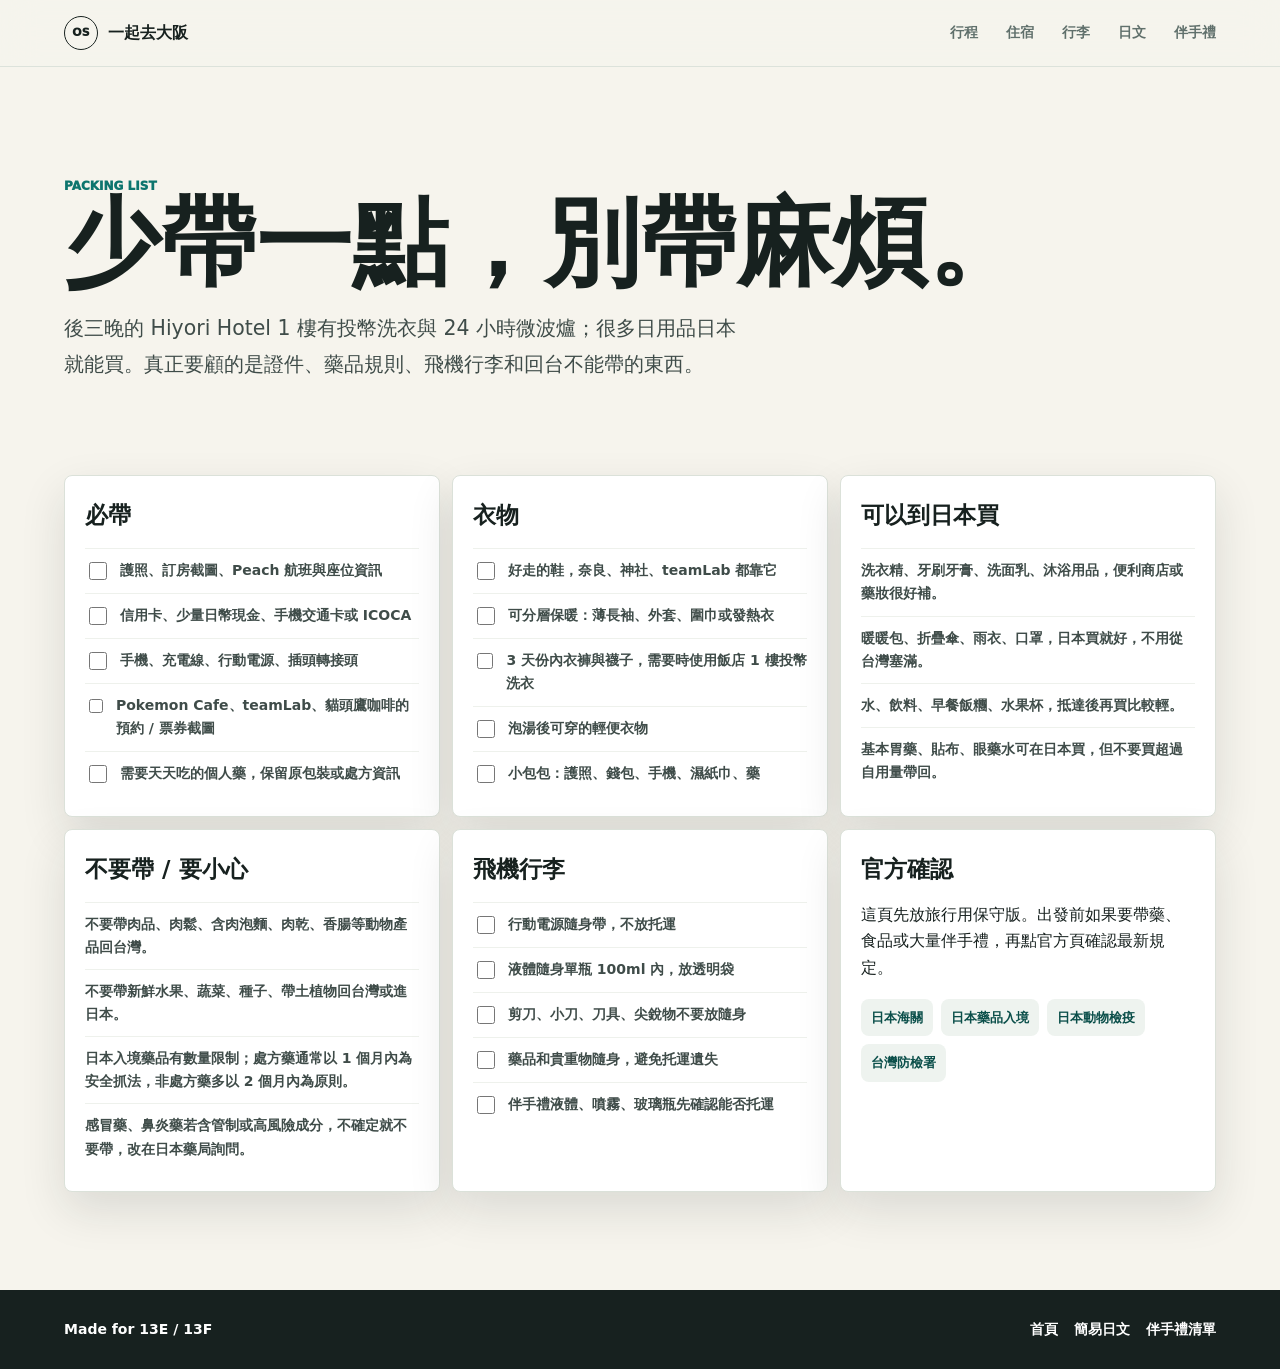
<file: checklist.html>
<!doctype html>
<html lang="zh-Hant">
  <head>
    <meta charset="UTF-8" />
    <meta name="viewport" content="width=device-width, initial-scale=1.0" />
    <meta name="description" content="2026 大阪五天四夜行李 checklist：必帶、可在日本買、不要帶、藥品與飛機行李注意。" />
    <title>一起去大阪 | 行李 Checklist</title>
    <link rel="icon" href="assets/favicon.svg" type="image/svg+xml" />
    <link rel="stylesheet" href="styles.css?v=20260629-kaiyukan-1" />
  </head>
  <body>
    <header class="site-header">
      <a class="brand" href="index.html#top" aria-label="回到首頁">
        <span class="brand-mark">OS</span>
        <span>一起去大阪</span>
      </a>
      <nav class="nav-links" aria-label="頁面區塊"></nav>
    </header>

    <main class="subpage">
      <section class="page-hero compact-hero">
        <p class="date-line">PACKING LIST</p>
        <h1>少帶一點，別帶麻煩。</h1>
        <p class="lead">後三晚的 Hiyori Hotel 1 樓有投幣洗衣與 24 小時微波爐；很多日用品日本就能買。真正要顧的是證件、藥品規則、飛機行李和回台不能帶的東西。</p>
      </section>

      <section class="section checklist-section">
        <div class="check-grid">
          <article>
            <h2>必帶</h2>
            <label><input type="checkbox" /> 護照、訂房截圖、Peach 航班與座位資訊</label>
            <label><input type="checkbox" /> 信用卡、少量日幣現金、手機交通卡或 ICOCA</label>
            <label><input type="checkbox" /> 手機、充電線、行動電源、插頭轉接頭</label>
            <label><input type="checkbox" /> Pokemon Cafe、teamLab、貓頭鷹咖啡的預約 / 票券截圖</label>
            <label><input type="checkbox" /> 需要天天吃的個人藥，保留原包裝或處方資訊</label>
          </article>

          <article>
            <h2>衣物</h2>
            <label><input type="checkbox" /> 好走的鞋，奈良、神社、teamLab 都靠它</label>
            <label><input type="checkbox" /> 可分層保暖：薄長袖、外套、圍巾或發熱衣</label>
            <label><input type="checkbox" /> 3 天份內衣褲與襪子，需要時使用飯店 1 樓投幣洗衣</label>
            <label><input type="checkbox" /> 泡湯後可穿的輕便衣物</label>
            <label><input type="checkbox" /> 小包包：護照、錢包、手機、濕紙巾、藥</label>
          </article>

          <article>
            <h2>可以到日本買</h2>
            <div class="note-row">洗衣精、牙刷牙膏、洗面乳、沐浴用品，便利商店或藥妝很好補。</div>
            <div class="note-row">暖暖包、折疊傘、雨衣、口罩，日本買就好，不用從台灣塞滿。</div>
            <div class="note-row">水、飲料、早餐飯糰、水果杯，抵達後再買比較輕。</div>
            <div class="note-row">基本胃藥、貼布、眼藥水可在日本買，但不要買超過自用量帶回。</div>
          </article>

          <article>
            <h2>不要帶 / 要小心</h2>
            <div class="note-row">不要帶肉品、肉鬆、含肉泡麵、肉乾、香腸等動物產品回台灣。</div>
            <div class="note-row">不要帶新鮮水果、蔬菜、種子、帶土植物回台灣或進日本。</div>
            <div class="note-row">日本入境藥品有數量限制；處方藥通常以 1 個月內為安全抓法，非處方藥多以 2 個月內為原則。</div>
            <div class="note-row">感冒藥、鼻炎藥若含管制或高風險成分，不確定就不要帶，改在日本藥局詢問。</div>
          </article>

          <article>
            <h2>飛機行李</h2>
            <label><input type="checkbox" /> 行動電源隨身帶，不放托運</label>
            <label><input type="checkbox" /> 液體隨身單瓶 100ml 內，放透明袋</label>
            <label><input type="checkbox" /> 剪刀、小刀、刀具、尖銳物不要放隨身</label>
            <label><input type="checkbox" /> 藥品和貴重物隨身，避免托運遺失</label>
            <label><input type="checkbox" /> 伴手禮液體、噴霧、玻璃瓶先確認能否托運</label>
          </article>

          <article>
            <h2>官方確認</h2>
            <p>這頁先放旅行用保守版。出發前如果要帶藥、食品或大量伴手禮，再點官方頁確認最新規定。</p>
            <div class="source-links">
              <a href="https://www.customs.go.jp/english/summary/passenger.htm" target="_blank" rel="noreferrer">日本海關</a>
              <a href="https://www.mhlw.go.jp/english/policy/health-medical/pharmaceuticals/01.html" target="_blank" rel="noreferrer">日本藥品入境</a>
              <a href="https://www.maff.go.jp/aqs/english/product/import.html" target="_blank" rel="noreferrer">日本動物檢疫</a>
              <a href="https://www.aphia.gov.tw/ws.php?id=4502" target="_blank" rel="noreferrer">台灣防檢署</a>
            </div>
          </article>
        </div>
      </section>
    </main>

    <footer class="site-footer">
      <span>Made for 13E / 13F</span>
      <div class="footer-links">
        <a href="index.html">首頁</a>
        <a href="japanese.html">簡易日文</a>
        <a href="souvenirs.html">伴手禮清單</a>
      </div>
    </footer>

    <script src="script.js?v=20260629-kaiyukan-1"></script>
  </body>
</html>
</file>
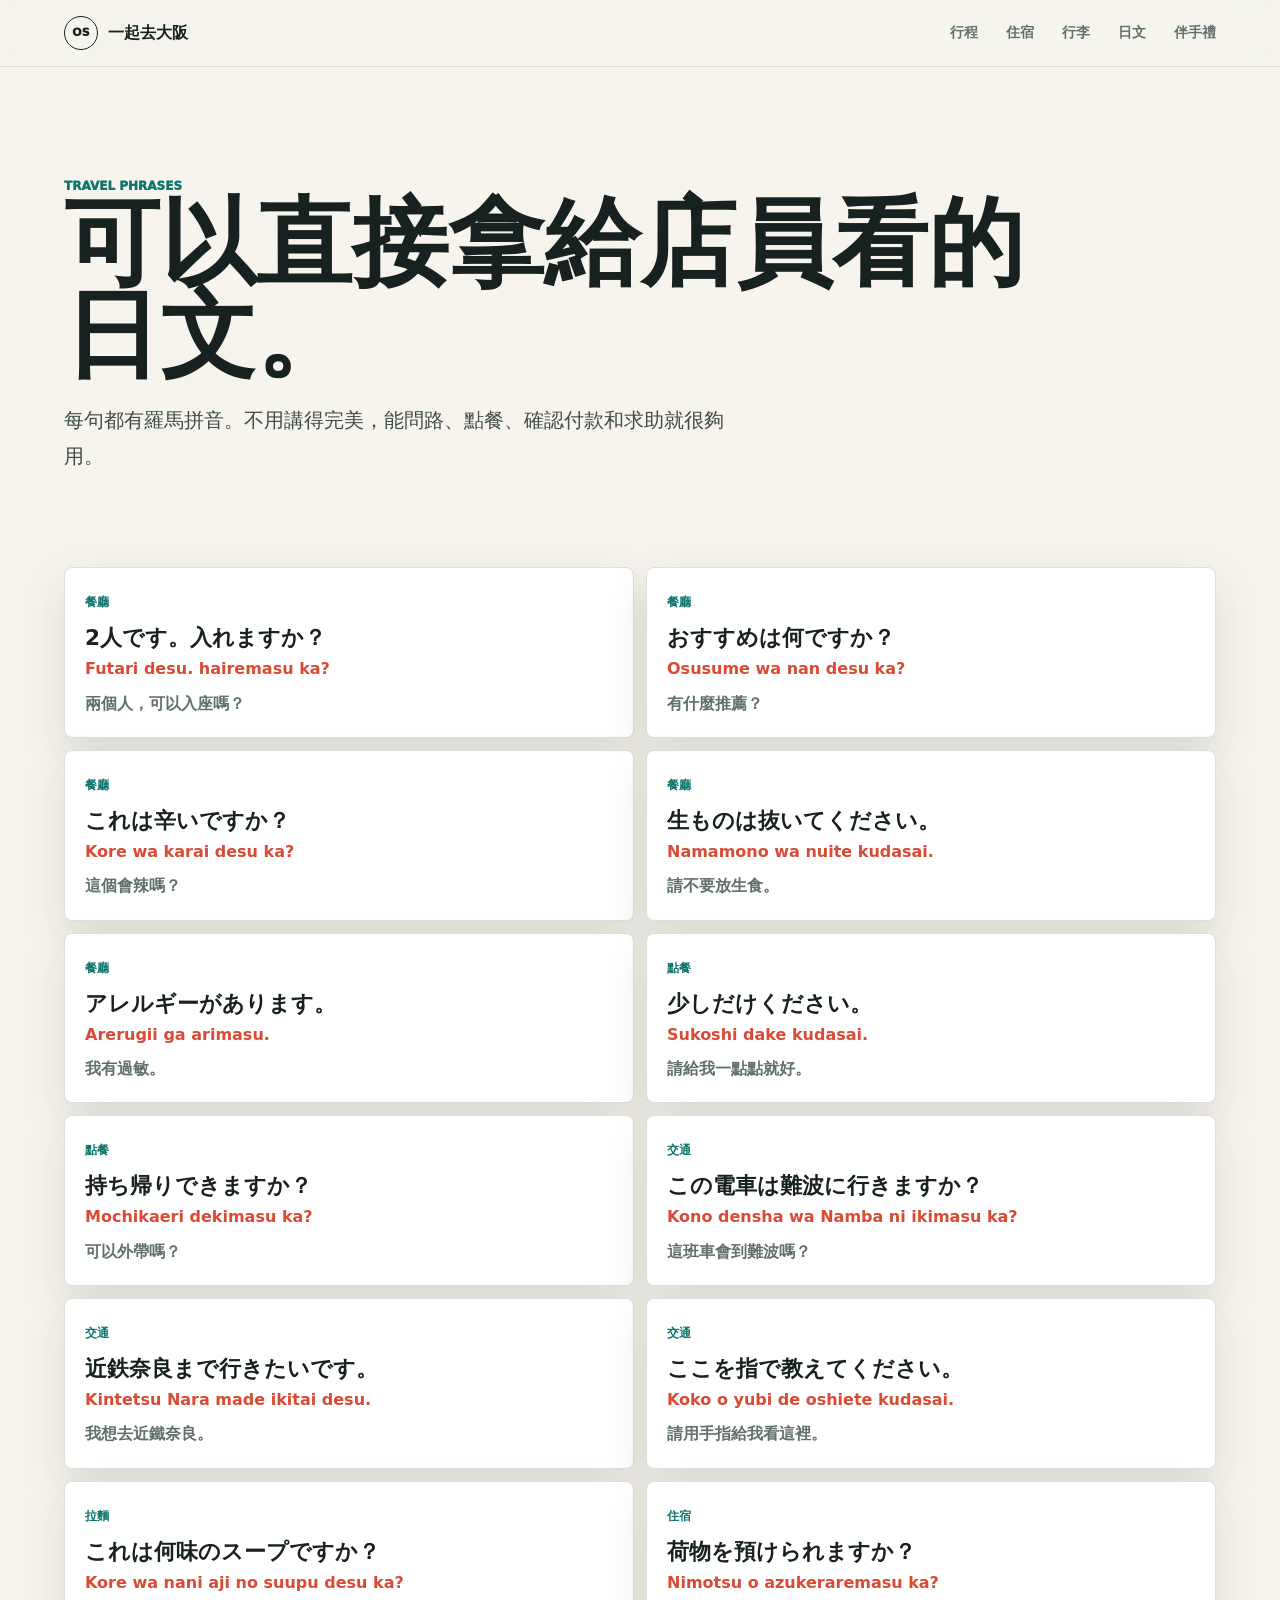
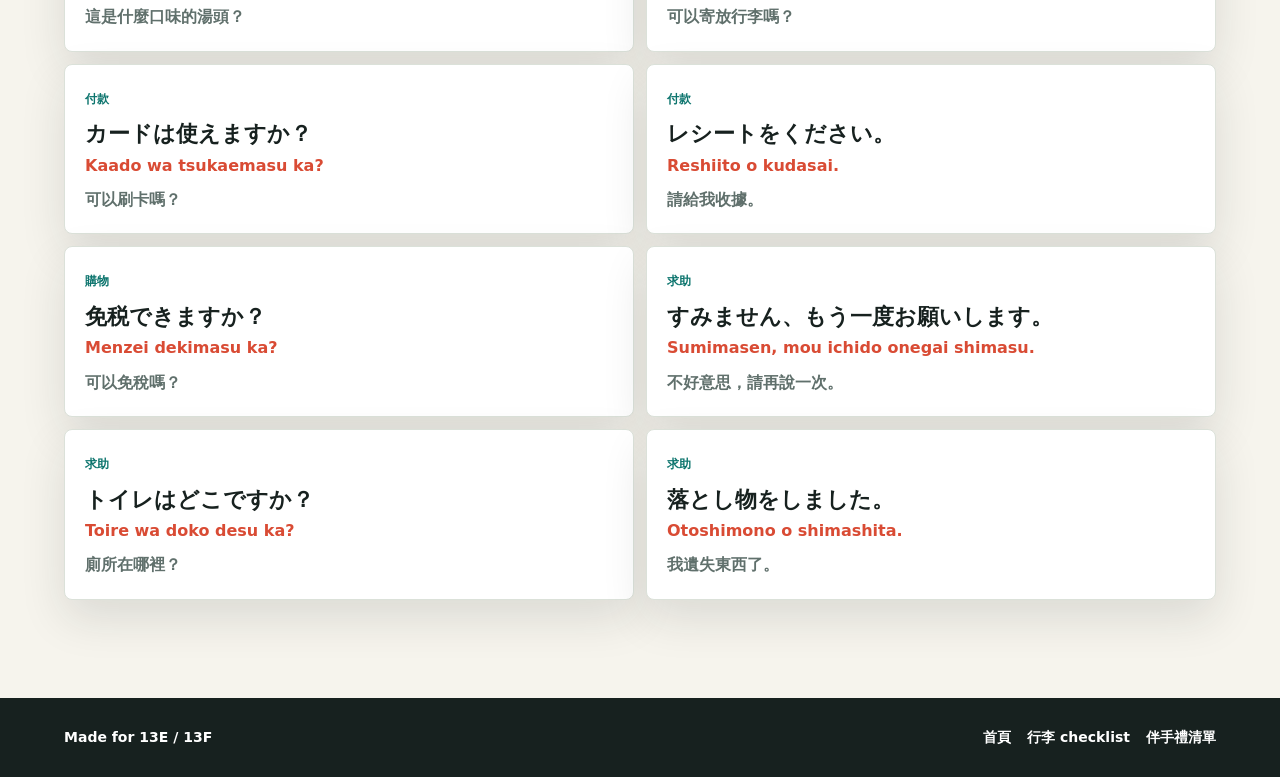
<file: japanese.html>
<!doctype html>
<html lang="zh-Hant">
  <head>
    <meta charset="UTF-8" />
    <meta name="viewport" content="width=device-width, initial-scale=1.0" />
    <meta name="description" content="大阪旅行簡易日文：交通、拉麵店、餐廳、住宿、購物與求助，附羅馬拼音。" />
    <title>一起去大阪 | 簡易日文</title>
    <link rel="icon" href="assets/favicon.svg" type="image/svg+xml" />
    <link rel="stylesheet" href="styles.css?v=20260629-kaiyukan-1" />
  </head>
  <body>
    <header class="site-header">
      <a class="brand" href="index.html#top" aria-label="回到首頁">
        <span class="brand-mark">OS</span>
        <span>一起去大阪</span>
      </a>
      <nav class="nav-links" aria-label="頁面區塊"></nav>
    </header>

    <main class="subpage">
      <section class="page-hero compact-hero">
        <p class="date-line">TRAVEL PHRASES</p>
        <h1>可以直接拿給店員看的日文。</h1>
        <p class="lead">每句都有羅馬拼音。不用講得完美，能問路、點餐、確認付款和求助就很夠用。</p>
      </section>

      <section class="section phrase-section">
        <div class="phrase-table">
          <article><span>餐廳</span><strong>2人です。入れますか？</strong><em>Futari desu. hairemasu ka?</em><p>兩個人，可以入座嗎？</p></article>
          <article><span>餐廳</span><strong>おすすめは何ですか？</strong><em>Osusume wa nan desu ka?</em><p>有什麼推薦？</p></article>
          <article><span>餐廳</span><strong>これは辛いですか？</strong><em>Kore wa karai desu ka?</em><p>這個會辣嗎？</p></article>
          <article><span>餐廳</span><strong>生ものは抜いてください。</strong><em>Namamono wa nuite kudasai.</em><p>請不要放生食。</p></article>
          <article><span>餐廳</span><strong>アレルギーがあります。</strong><em>Arerugii ga arimasu.</em><p>我有過敏。</p></article>
          <article><span>點餐</span><strong>少しだけください。</strong><em>Sukoshi dake kudasai.</em><p>請給我一點點就好。</p></article>
          <article><span>點餐</span><strong>持ち帰りできますか？</strong><em>Mochikaeri dekimasu ka?</em><p>可以外帶嗎？</p></article>
          <article><span>交通</span><strong>この電車は難波に行きますか？</strong><em>Kono densha wa Namba ni ikimasu ka?</em><p>這班車會到難波嗎？</p></article>
          <article><span>交通</span><strong>近鉄奈良まで行きたいです。</strong><em>Kintetsu Nara made ikitai desu.</em><p>我想去近鐵奈良。</p></article>
          <article><span>交通</span><strong>ここを指で教えてください。</strong><em>Koko o yubi de oshiete kudasai.</em><p>請用手指給我看這裡。</p></article>
          <article><span>拉麵</span><strong>これは何味のスープですか？</strong><em>Kore wa nani aji no suupu desu ka?</em><p>這是什麼口味的湯頭？</p></article>
          <article><span>住宿</span><strong>荷物を預けられますか？</strong><em>Nimotsu o azukeraremasu ka?</em><p>可以寄放行李嗎？</p></article>
          <article><span>付款</span><strong>カードは使えますか？</strong><em>Kaado wa tsukaemasu ka?</em><p>可以刷卡嗎？</p></article>
          <article><span>付款</span><strong>レシートをください。</strong><em>Reshiito o kudasai.</em><p>請給我收據。</p></article>
          <article><span>購物</span><strong>免税できますか？</strong><em>Menzei dekimasu ka?</em><p>可以免稅嗎？</p></article>
          <article><span>求助</span><strong>すみません、もう一度お願いします。</strong><em>Sumimasen, mou ichido onegai shimasu.</em><p>不好意思，請再說一次。</p></article>
          <article><span>求助</span><strong>トイレはどこですか？</strong><em>Toire wa doko desu ka?</em><p>廁所在哪裡？</p></article>
          <article><span>求助</span><strong>落とし物をしました。</strong><em>Otoshimono o shimashita.</em><p>我遺失東西了。</p></article>
        </div>
      </section>
    </main>

    <footer class="site-footer">
      <span>Made for 13E / 13F</span>
      <div class="footer-links">
        <a href="index.html">首頁</a>
        <a href="checklist.html">行李 checklist</a>
        <a href="souvenirs.html">伴手禮清單</a>
      </div>
    </footer>

    <script src="script.js?v=20260629-kaiyukan-1"></script>
  </body>
</html>
</file>
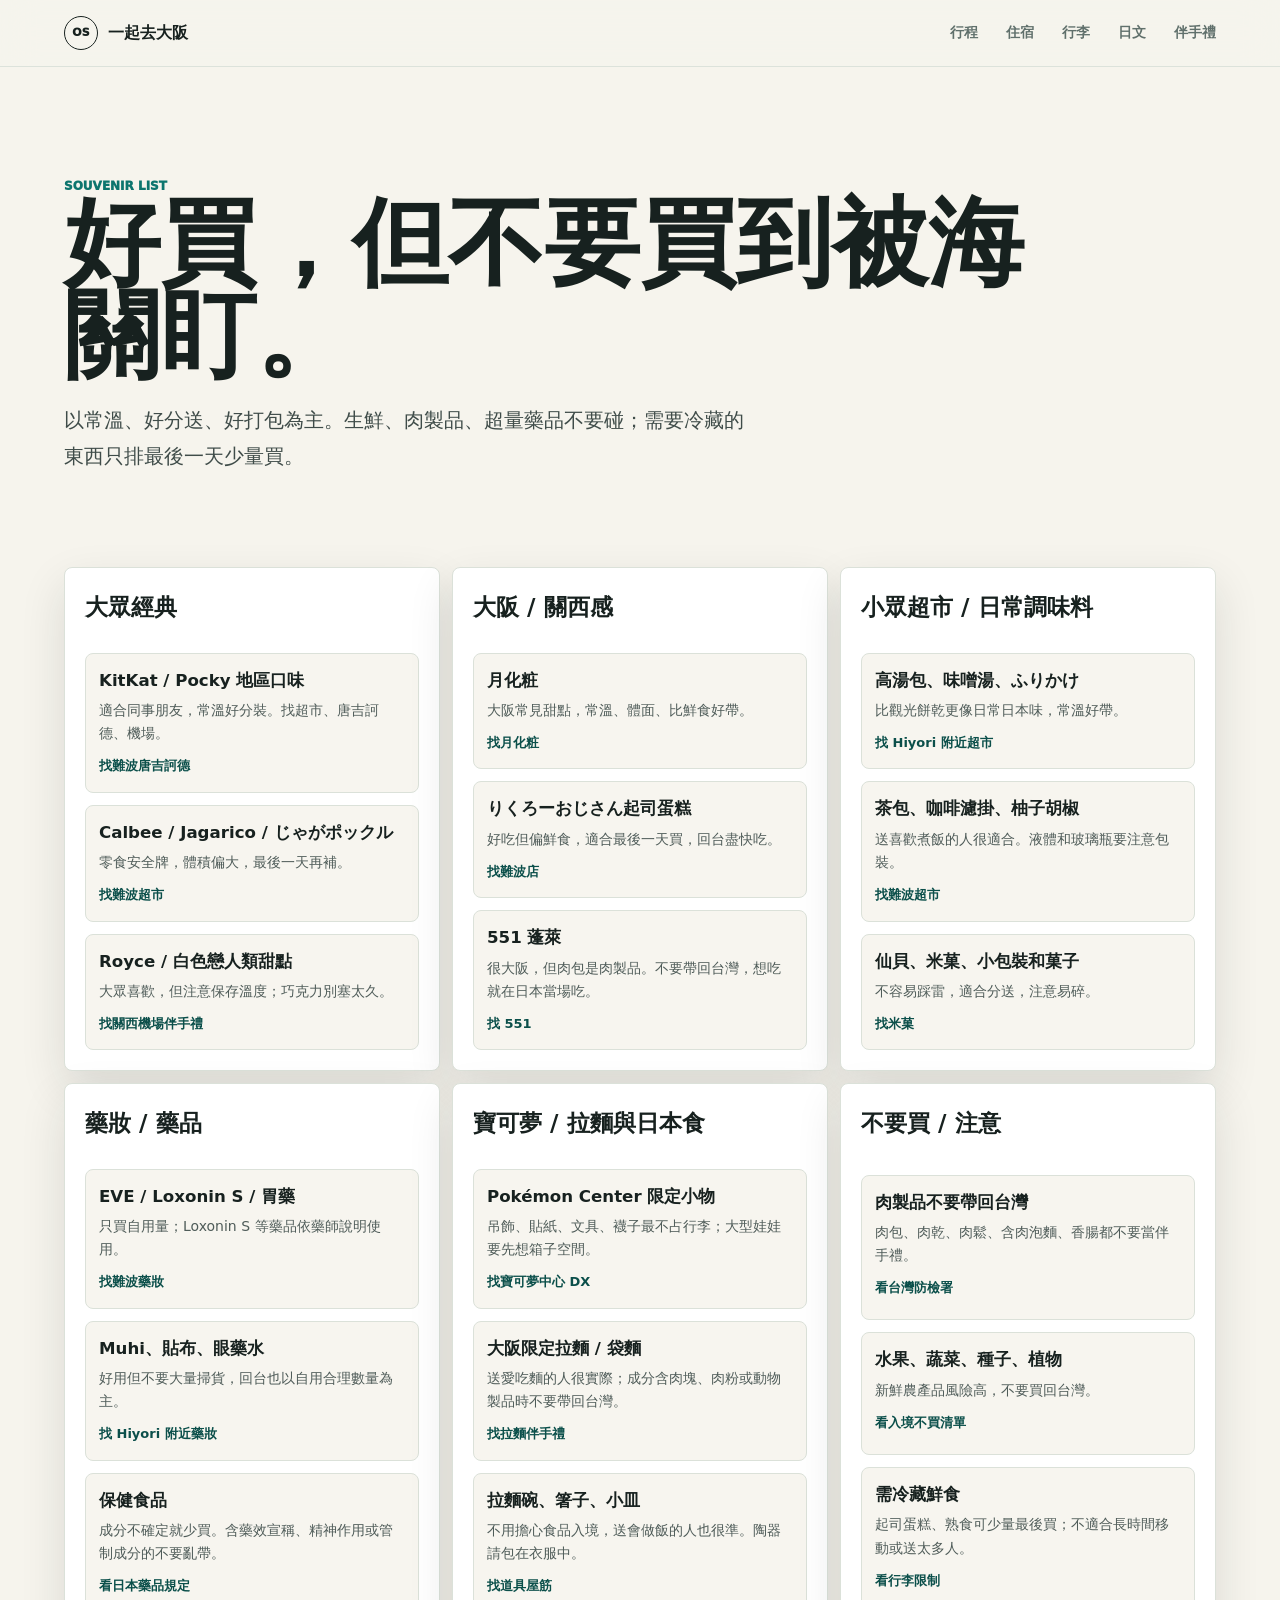
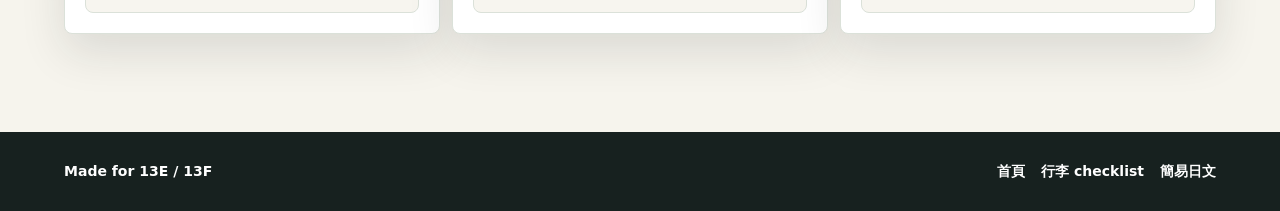
<file: souvenirs.html>
<!doctype html>
<html lang="zh-Hant">
  <head>
    <meta charset="UTF-8" />
    <meta name="viewport" content="width=device-width, initial-scale=1.0" />
    <meta name="description" content="大阪伴手禮清單：大眾經典、關西限定、超市食材、藥妝藥品、寶可夢與拉麵小物、入境注意。" />
    <title>一起去大阪 | 伴手禮清單</title>
    <link rel="icon" href="assets/favicon.svg" type="image/svg+xml" />
    <link rel="stylesheet" href="styles.css?v=20260629-kaiyukan-1" />
  </head>
  <body>
    <header class="site-header">
      <a class="brand" href="index.html#top" aria-label="回到首頁">
        <span class="brand-mark">OS</span>
        <span>一起去大阪</span>
      </a>
      <nav class="nav-links" aria-label="頁面區塊"></nav>
    </header>

    <main class="subpage">
      <section class="page-hero compact-hero">
        <p class="date-line">SOUVENIR LIST</p>
        <h1>好買，但不要買到被海關盯。</h1>
        <p class="lead">以常溫、好分送、好打包為主。生鮮、肉製品、超量藥品不要碰；需要冷藏的東西只排最後一天少量買。</p>
      </section>

      <section class="section souvenir-section">
        <div class="souvenir-grid">
          <article class="souvenir-card">
            <h2>大眾經典</h2>
            <div class="souvenir-item"><strong>KitKat / Pocky 地區口味</strong><p>適合同事朋友，常溫好分裝。找超市、唐吉訶德、機場。</p><a href="https://www.google.com/maps/search/?api=1&query=Don%20Quijote%20Namba%20Osaka" target="_blank" rel="noreferrer">找難波唐吉訶德</a></div>
            <div class="souvenir-item"><strong>Calbee / Jagarico / じゃがポックル</strong><p>零食安全牌，體積偏大，最後一天再補。</p><a href="https://www.google.com/maps/search/?api=1&query=supermarket%20near%20Namba%20Osaka" target="_blank" rel="noreferrer">找難波超市</a></div>
            <div class="souvenir-item"><strong>Royce / 白色戀人類甜點</strong><p>大眾喜歡，但注意保存溫度；巧克力別塞太久。</p><a href="https://www.google.com/maps/search/?api=1&query=Kansai%20Airport%20souvenir%20shop" target="_blank" rel="noreferrer">找關西機場伴手禮</a></div>
          </article>

          <article class="souvenir-card">
            <h2>大阪 / 關西感</h2>
            <div class="souvenir-item"><strong>月化粧</strong><p>大阪常見甜點，常溫、體面、比鮮食好帶。</p><a href="https://www.google.com/maps/search/?api=1&query=Tsukigesho%20Osaka%20souvenir" target="_blank" rel="noreferrer">找月化粧</a></div>
            <div class="souvenir-item"><strong>りくろーおじさん起司蛋糕</strong><p>好吃但偏鮮食，適合最後一天買，回台盡快吃。</p><a href="https://www.google.com/maps/search/?api=1&query=Rikuro%20Ojisan%20Namba" target="_blank" rel="noreferrer">找難波店</a></div>
            <div class="souvenir-item"><strong>551 蓬萊</strong><p>很大阪，但肉包是肉製品。不要帶回台灣，想吃就在日本當場吃。</p><a href="https://www.google.com/maps/search/?api=1&query=551%20Horai%20Namba" target="_blank" rel="noreferrer">找 551</a></div>
          </article>

          <article class="souvenir-card">
            <h2>小眾超市 / 日常調味料</h2>
            <div class="souvenir-item"><strong>高湯包、味噌湯、ふりかけ</strong><p>比觀光餅乾更像日常日本味，常溫好帶。</p><a href="https://www.google.com/maps/search/?api=1&query=supermarket%20near%20Hiyori%20Hotel%20Osaka%20Shinsekai" target="_blank" rel="noreferrer">找 Hiyori 附近超市</a></div>
            <div class="souvenir-item"><strong>茶包、咖啡濾掛、柚子胡椒</strong><p>送喜歡煮飯的人很適合。液體和玻璃瓶要注意包裝。</p><a href="https://www.google.com/maps/search/?api=1&query=supermarket%20near%20Namba%20Station%20Osaka" target="_blank" rel="noreferrer">找難波超市</a></div>
            <div class="souvenir-item"><strong>仙貝、米菓、小包裝和菓子</strong><p>不容易踩雷，適合分送，注意易碎。</p><a href="https://www.google.com/maps/search/?api=1&query=senbei%20Namba%20Osaka" target="_blank" rel="noreferrer">找米菓</a></div>
          </article>

          <article class="souvenir-card">
            <h2>藥妝 / 藥品</h2>
            <div class="souvenir-item"><strong>EVE / Loxonin S / 胃藥</strong><p>只買自用量；Loxonin S 等藥品依藥師說明使用。</p><a href="https://www.google.com/maps/search/?api=1&query=drugstore%20near%20Namba%20Station%20Osaka" target="_blank" rel="noreferrer">找難波藥妝</a></div>
            <div class="souvenir-item"><strong>Muhi、貼布、眼藥水</strong><p>好用但不要大量掃貨，回台也以自用合理數量為主。</p><a href="https://www.google.com/maps/search/?api=1&query=drugstore%20near%20Hiyori%20Hotel%20Osaka%20Shinsekai" target="_blank" rel="noreferrer">找 Hiyori 附近藥妝</a></div>
            <div class="souvenir-item"><strong>保健食品</strong><p>成分不確定就少買。含藥效宣稱、精神作用或管制成分的不要亂帶。</p><a href="https://www.mhlw.go.jp/english/policy/health-medical/pharmaceuticals/01.html" target="_blank" rel="noreferrer">看日本藥品規定</a></div>
          </article>

          <article class="souvenir-card">
            <h2>寶可夢 / 拉麵與日本食</h2>
            <div class="souvenir-item"><strong>Pokémon Center 限定小物</strong><p>吊飾、貼紙、文具、襪子最不占行李；大型娃娃要先想箱子空間。</p><a href="https://www.google.com/maps/search/?api=1&query=Pokemon%20Center%20Osaka%20DX" target="_blank" rel="noreferrer">找寶可夢中心 DX</a></div>
            <div class="souvenir-item"><strong>大阪限定拉麵 / 袋麵</strong><p>送愛吃麵的人很實際；成分含肉塊、肉粉或動物製品時不要帶回台灣。</p><a href="https://www.google.com/maps/search/?api=1&query=Osaka%20ramen%20souvenir%20Namba" target="_blank" rel="noreferrer">找拉麵伴手禮</a></div>
            <div class="souvenir-item"><strong>拉麵碗、箸子、小皿</strong><p>不用擔心食品入境，送會做飯的人也很準。陶器請包在衣服中。</p><a href="https://www.google.com/maps/search/?api=1&query=Sennichimae%20Doguyasuji%20Shopping%20Street" target="_blank" rel="noreferrer">找道具屋筋</a></div>
          </article>

          <article class="souvenir-card">
            <h2>不要買 / 注意</h2>
            <div class="souvenir-item"><strong>肉製品不要帶回台灣</strong><p>肉包、肉乾、肉鬆、含肉泡麵、香腸都不要當伴手禮。</p><a href="https://www.aphia.gov.tw/ws.php?id=4502" target="_blank" rel="noreferrer">看台灣防檢署</a></div>
            <div class="souvenir-item"><strong>水果、蔬菜、種子、植物</strong><p>新鮮農產品風險高，不要買回台灣。</p><a href="https://www.aphia.gov.tw/ws.php?id=4502" target="_blank" rel="noreferrer">看入境不買清單</a></div>
            <div class="souvenir-item"><strong>需冷藏鮮食</strong><p>起司蛋糕、熟食可少量最後買；不適合長時間移動或送太多人。</p><a href="checklist.html">看行李限制</a></div>
          </article>
        </div>
      </section>
    </main>

    <footer class="site-footer">
      <span>Made for 13E / 13F</span>
      <div class="footer-links">
        <a href="index.html">首頁</a>
        <a href="checklist.html">行李 checklist</a>
        <a href="japanese.html">簡易日文</a>
      </div>
    </footer>

    <script src="script.js?v=20260629-kaiyukan-1"></script>
  </body>
</html>
</file>
<file: styles.css>
:root {
  --bg: #f6f4ed;
  --ink: #17211f;
  --muted: #60706c;
  --line: #dbe1d9;
  --surface: #ffffff;
  --soft: #eef3ef;
  --teal: #0d756e;
  --teal-dark: #0b4f4a;
  --red: #d94b34;
  --gold: #d59a27;
  --shadow: 0 18px 46px rgba(23, 33, 31, 0.12);
  --radius: 8px;
}

* {
  box-sizing: border-box;
}

html {
  scroll-behavior: smooth;
}

body {
  margin: 0;
  background: var(--bg);
  color: var(--ink);
  font-family: Inter, "Noto Sans TC", "PingFang TC", "Microsoft JhengHei", system-ui, sans-serif;
  line-height: 1.65;
  overflow-x: hidden;
}

img {
  display: block;
  max-width: 100%;
}

a {
  color: inherit;
}

button,
input {
  font: inherit;
}

.site-header {
  position: sticky;
  top: 0;
  z-index: 20;
  display: flex;
  align-items: center;
  justify-content: space-between;
  gap: 24px;
  padding: 16px clamp(18px, 5vw, 64px);
  background: rgba(246, 244, 237, 0.9);
  border-bottom: 1px solid rgba(219, 225, 217, 0.92);
  backdrop-filter: blur(18px);
}

.brand {
  display: inline-flex;
  align-items: center;
  gap: 10px;
  flex: 0 0 auto;
  font-weight: 950;
  text-decoration: none;
}

.brand-mark {
  display: grid;
  width: 34px;
  height: 34px;
  place-items: center;
  border: 1px solid var(--ink);
  border-radius: 50%;
  font-size: 11px;
}

.nav-links {
  display: flex;
  flex-wrap: wrap;
  gap: clamp(12px, 2.4vw, 28px);
  justify-content: flex-end;
  color: var(--muted);
  font-size: 14px;
  font-weight: 850;
}

.nav-links a,
.footer-links a {
  text-decoration: none;
}

.hero {
  display: grid;
  grid-template-columns: minmax(280px, 0.8fr) minmax(320px, 0.85fr) minmax(250px, 0.48fr);
  gap: clamp(18px, 3vw, 38px);
  align-items: center;
  padding: clamp(34px, 6vw, 78px) clamp(18px, 5vw, 64px) 36px;
}

.hero-media {
  min-height: 520px;
  overflow: hidden;
  border-radius: var(--radius);
  box-shadow: var(--shadow);
}

.hero-media img,
.activity-hero img {
  width: 100%;
  height: 100%;
  object-fit: cover;
}

.date-line,
.panel-kicker,
.section-heading p,
#dayKicker {
  margin: 0;
  color: var(--teal);
  font-size: 12px;
  font-weight: 950;
  letter-spacing: 0;
}

h1,
h2,
h3,
p {
  margin-top: 0;
}

h1 {
  margin-bottom: 22px;
  font-size: clamp(3.6rem, 8.3vw, 6.8rem);
  font-weight: 950;
  line-height: 0.96;
}

.lead {
  max-width: 680px;
  color: #3f4c49;
  font-size: clamp(1.05rem, 1.8vw, 1.28rem);
  line-height: 1.75;
}

.hero-actions,
.card-actions {
  display: flex;
  flex-wrap: wrap;
  gap: 10px;
  margin-top: 26px;
}

.button {
  display: inline-flex;
  min-height: 46px;
  align-items: center;
  justify-content: center;
  padding: 0 18px;
  border: 1px solid var(--ink);
  border-radius: var(--radius);
  background: transparent;
  color: var(--ink);
  cursor: pointer;
  font-size: 14px;
  font-weight: 900;
  text-align: center;
  text-decoration: none;
}

.button.primary {
  background: var(--ink);
  color: #fff;
}

.button.ghost {
  background: rgba(255, 255, 255, 0.44);
}

.button.small {
  min-height: 38px;
  padding: 0 12px;
  font-size: 13px;
}

.button.full {
  width: 100%;
}

.flight-board {
  display: grid;
  gap: 12px;
}

.ticket,
.seat-note,
.day-overview,
.route-card,
.stay-card,
.detail-panel,
.check-grid article,
.phrase-table article,
.souvenir-card {
  background: var(--surface);
  border: 1px solid var(--line);
  border-radius: var(--radius);
  box-shadow: var(--shadow);
}

.ticket,
.seat-note {
  padding: 18px;
}

.ticket span,
.seat-note span {
  display: block;
  color: var(--muted);
  font-size: 12px;
  font-weight: 850;
}

.ticket strong,
.seat-note strong {
  display: block;
  margin-top: 8px;
  font-size: 26px;
  line-height: 1.05;
}

.ticket p {
  margin: 14px 0 0;
  color: var(--muted);
  font-size: 13px;
  font-weight: 750;
}

.photo-rail {
  display: grid;
  grid-template-columns: repeat(5, minmax(0, 1fr));
  gap: 12px;
  padding: 0 clamp(18px, 5vw, 64px) clamp(44px, 7vw, 80px);
}

.photo-rail article {
  position: relative;
  min-height: 190px;
  overflow: hidden;
  border-radius: var(--radius);
  background: #ddd;
}

.photo-rail img {
  width: 100%;
  height: 100%;
  min-height: 190px;
  object-fit: cover;
}

.photo-rail span {
  position: absolute;
  right: 12px;
  bottom: 12px;
  left: 12px;
  padding: 8px 10px;
  background: rgba(23, 33, 31, 0.78);
  border-radius: var(--radius);
  color: #fff;
  font-size: 13px;
  font-weight: 900;
}

.section {
  padding: clamp(56px, 8vw, 98px) clamp(18px, 5vw, 64px);
}

.section-heading {
  margin-bottom: 28px;
  min-width: 0;
}

.section-heading h2 {
  margin: 8px 0 0;
  max-width: 920px;
  font-size: clamp(2.35rem, 5vw, 4.1rem);
  line-height: 1.05;
  overflow-wrap: anywhere;
}

.planner-section {
  scroll-margin-top: 132px;
  background: #102724;
  color: #fff;
}

.planner-section .section-heading p {
  color: #f6b0a4;
}

.planner-shell {
  display: grid;
  gap: 14px;
  min-width: 0;
}

.planner-controls,
.day-overview > *,
.route-content,
.detail-panel {
  min-width: 0;
}

.day-tabs {
  display: flex;
  gap: 8px;
  overflow-x: auto;
  padding-bottom: 4px;
}

.day-tab {
  min-width: 82px;
  min-height: 42px;
  padding: 0 13px;
  border: 1px solid rgba(255, 255, 255, 0.22);
  border-radius: var(--radius);
  background: rgba(255, 255, 255, 0.08);
  color: #fff;
  cursor: pointer;
  font-size: 13px;
  font-weight: 900;
  white-space: nowrap;
}

.day-tab.is-active {
  background: #fff;
  border-color: #fff;
  color: var(--ink);
}

.day-overview {
  display: grid;
  grid-template-columns: 1fr auto;
  gap: 20px;
  align-items: end;
  padding: 22px;
  color: var(--ink);
}

.day-overview h3 {
  margin: 8px 0 10px;
  font-size: clamp(1.55rem, 3vw, 2.2rem);
  line-height: 1.15;
  overflow-wrap: anywhere;
}

.day-overview p {
  margin-bottom: 0;
  color: #4f5c59;
}

.day-meta {
  display: grid;
  gap: 8px;
  min-width: 260px;
  color: var(--teal-dark);
  font-size: 13px;
  font-weight: 850;
}

.route-list {
  display: grid;
  gap: 22px;
  min-width: 0;
}

.route-group {
  display: grid;
  gap: 12px;
  min-width: 0;
}

.route-group-topline {
  display: flex;
  flex-wrap: wrap;
  gap: 8px;
  align-items: center;
  justify-content: space-between;
  color: rgba(255, 255, 255, 0.72);
  font-size: 13px;
  font-weight: 850;
}

.route-group-topline strong {
  color: #fff;
  font-size: 12px;
  font-weight: 950;
}

.route-group-strip {
  display: flex;
  gap: 14px;
  width: 100%;
  min-width: 0;
  overflow-x: auto;
  overscroll-behavior-x: contain;
  padding: 2px 2px 16px;
  scroll-snap-type: x mandatory;
  scrollbar-color: rgba(255, 255, 255, 0.45) transparent;
}

.route-group-strip::after {
  content: "";
  flex: 0 0 6px;
}

.route-card {
  display: grid;
  grid-template-columns: 280px minmax(0, 1fr);
  flex: 0 0 clamp(520px, 62vw, 860px);
  overflow: hidden;
  color: var(--ink);
  scroll-snap-align: start;
}

.route-card.is-backup {
  background: #fbfaf6;
  border-style: dashed;
}

.route-image {
  position: relative;
  display: block;
  aspect-ratio: 4 / 5;
  min-height: 270px;
  background: #dbe1d9;
  text-decoration: none;
}

.route-image img {
  width: 100%;
  height: 100%;
  min-height: 270px;
  object-fit: cover;
}

.image-subject {
  position: absolute;
  right: 10px;
  bottom: 10px;
  left: 10px;
  padding: 7px 9px;
  background: rgba(23, 33, 31, 0.76);
  border-radius: var(--radius);
  color: #fff;
  font-size: 12px;
  font-weight: 900;
  line-height: 1.35;
}

.route-content {
  padding: clamp(18px, 3vw, 28px);
}

.slot-topline {
  display: flex;
  flex-wrap: wrap;
  gap: 8px;
  align-items: center;
  justify-content: space-between;
  margin-bottom: 10px;
}

.slot-time {
  color: var(--red);
  font-size: 13px;
  font-weight: 950;
}

.type-pill {
  padding: 5px 9px;
  background: var(--soft);
  border-radius: 999px;
  color: var(--teal-dark);
  font-size: 12px;
  font-weight: 900;
}

.route-title {
  display: block;
  margin: 10px 0 8px;
  font-size: clamp(1.55rem, 3.2vw, 2.7rem);
  font-weight: 950;
  line-height: 1.1;
  text-decoration: none;
}

.jp-name,
.jp-title,
.name-note {
  display: block;
  color: var(--teal-dark);
  font-weight: 900;
}

.jp-name {
  margin-bottom: 10px;
  font-size: 13px;
}

.jp-title {
  margin: -8px 0 16px;
  font-size: clamp(1.05rem, 2vw, 1.3rem);
}

.name-note {
  max-width: 720px;
  margin: 0 0 18px;
  padding: 12px 14px;
  background: var(--soft);
  border-radius: var(--radius);
  color: var(--teal-dark);
}

.route-content p {
  margin-bottom: 14px;
  color: #4f5c59;
}

.route-facts {
  display: grid;
  grid-template-columns: minmax(0, 1.05fr) minmax(220px, 0.75fr);
  gap: 10px;
  margin-top: 16px;
}

.route-facts > div {
  min-height: 132px;
  padding: 13px;
  background: #f7f5ef;
  border: 1px solid var(--line);
  border-radius: var(--radius);
}

.route-facts span {
  display: block;
  margin-bottom: 7px;
  color: var(--red);
  font-size: 12px;
  font-weight: 950;
}

.mini-list {
  display: flex;
  flex-wrap: wrap;
  gap: 7px;
  margin: 0;
  padding: 0;
  list-style: none;
}

.mini-list li {
  padding: 5px 8px;
  background: #fff;
  border: 1px solid var(--line);
  border-radius: 999px;
  color: var(--teal-dark);
  font-size: 12px;
  font-weight: 900;
  line-height: 1.25;
}

.route-facts p {
  margin: 0;
  color: #47524f;
  font-size: 14px;
}

.transit-connector {
  display: grid;
  grid-template-columns: minmax(0, 1fr) auto;
  gap: 10px;
  align-items: center;
  padding: 12px 14px;
  background: rgba(255, 255, 255, 0.1);
  border: 1px solid rgba(255, 255, 255, 0.16);
  border-radius: var(--radius);
}

.transit-connector span {
  color: rgba(255, 255, 255, 0.68);
  font-size: 13px;
  font-weight: 750;
}

.transit-connector a {
  padding: 9px 12px;
  background: #fff;
  border-radius: var(--radius);
  color: var(--ink);
  font-size: 13px;
  font-weight: 900;
  text-decoration: none;
}

.stay-section {
  background: #ede8dc;
}

.stay-grid {
  display: grid;
  grid-template-columns: repeat(2, minmax(0, 1fr));
  gap: 14px;
  align-items: start;
}

.stay-card {
  min-height: 310px;
  padding: clamp(20px, 3vw, 30px);
  box-shadow: none;
}

.stay-card span {
  display: inline-block;
  margin-bottom: 14px;
  color: var(--teal);
  font-size: 12px;
  font-weight: 950;
}

.stay-card h3 {
  margin-bottom: 12px;
  font-size: clamp(1.6rem, 3vw, 2.35rem);
  line-height: 1.13;
}

.stay-card p {
  color: #4f5c59;
}

.address {
  color: var(--ink) !important;
  font-weight: 900;
}

.meal-plan {
  display: inline-flex;
  margin-top: 4px;
  padding: 7px 10px;
  background: var(--teal-dark);
  border-radius: var(--radius);
  color: #fff;
  font-size: 13px;
  font-weight: 950;
}

.hotel-perks {
  display: grid;
  grid-template-columns: repeat(2, minmax(0, 1fr));
  margin-top: 20px;
  border-top: 1px solid var(--line);
  border-left: 1px solid var(--line);
}

.hotel-perks > div {
  min-width: 0;
  padding: 13px;
  border-right: 1px solid var(--line);
  border-bottom: 1px solid var(--line);
}

.hotel-perks span,
.hotel-perks strong {
  display: block;
}

.hotel-perks span {
  margin-bottom: 4px;
  color: var(--red);
  font-size: 12px;
  font-weight: 950;
}

.hotel-perks strong {
  color: var(--ink);
  font-size: 14px;
  line-height: 1.35;
}

.hotel-perks p {
  margin: 5px 0 0;
  color: var(--muted);
  font-size: 12px;
  line-height: 1.55;
}

.station-list,
.link-grid {
  display: flex;
  flex-wrap: wrap;
  gap: 8px;
  margin-top: 16px;
}

.station-list strong,
.link-grid a,
.source-links a {
  padding: 8px 10px;
  background: var(--soft);
  border-radius: var(--radius);
  color: var(--teal-dark);
  font-size: 13px;
  font-weight: 900;
  text-decoration: none;
}

.link-grid a {
  background: #fff;
  border: 1px solid var(--line);
}

.subpage {
  min-height: 70vh;
}

.page-hero {
  padding: clamp(56px, 9vw, 110px) clamp(18px, 5vw, 64px) clamp(20px, 4vw, 44px);
}

.compact-hero h1 {
  max-width: 980px;
  font-size: clamp(3rem, 9vw, 6rem);
}

.activity-hero {
  display: grid;
  grid-template-columns: minmax(280px, 0.65fr) minmax(320px, 0.95fr);
  gap: clamp(20px, 4vw, 46px);
  align-items: center;
  padding: clamp(34px, 6vw, 78px) clamp(18px, 5vw, 64px);
}

.activity-hero-media {
  position: relative;
  margin: 0;
  overflow: hidden;
  border-radius: var(--radius);
  box-shadow: var(--shadow);
}

.activity-hero img {
  min-height: 520px;
}

.activity-hero-media figcaption {
  position: absolute;
  right: 12px;
  bottom: 12px;
  left: 12px;
  padding: 8px 10px;
  background: rgba(23, 33, 31, 0.78);
  border-radius: var(--radius);
  color: #fff;
  font-size: 12px;
  font-weight: 900;
}

.activity-hero-media figcaption a,
.detail-gallery small a {
  color: #fff;
  text-decoration: none;
}

.activity-hero h1 {
  font-size: clamp(3rem, 5.6vw, 5.2rem);
  line-height: 1;
}

.detail-gallery {
  display: grid;
  grid-template-columns: repeat(3, minmax(0, 1fr));
  gap: 12px;
  padding: 0 clamp(18px, 5vw, 64px) clamp(28px, 5vw, 48px);
}

.detail-gallery figure {
  position: relative;
  min-height: 210px;
  margin: 0;
  overflow: hidden;
  border-radius: var(--radius);
  background: #dbe1d9;
  box-shadow: var(--shadow);
}

.detail-gallery img {
  width: 100%;
  height: 100%;
  min-height: 210px;
  object-fit: cover;
}

.detail-gallery figcaption {
  position: absolute;
  right: 10px;
  bottom: 32px;
  left: 10px;
  padding: 9px 11px;
  background: rgba(23, 33, 31, 0.78);
  border-radius: var(--radius);
  color: #fff;
  font-size: 13px;
  font-weight: 900;
  line-height: 1.45;
}

.detail-gallery small {
  position: absolute;
  right: 10px;
  bottom: 9px;
  left: 10px;
  color: rgba(255, 255, 255, 0.82);
  font-size: 11px;
  font-weight: 850;
  text-shadow: 0 1px 8px rgba(0, 0, 0, 0.45);
}

.detail-section {
  padding-top: 20px;
}

.detail-layout {
  display: grid;
  grid-template-columns: minmax(0, 1fr) minmax(0, 1fr) minmax(280px, 0.72fr);
  gap: 14px;
}

.detail-panel {
  padding: clamp(20px, 3vw, 30px);
}

.detail-panel h2 {
  margin: 8px 0 12px;
  font-size: clamp(1.6rem, 3vw, 2.35rem);
  line-height: 1.12;
}

.detail-panel p {
  color: #4f5c59;
}

.step-list {
  display: grid;
  gap: 10px;
  margin: 18px 0 0;
  padding-left: 22px;
  color: #36433f;
  font-weight: 750;
}

.station-access {
  display: grid;
  gap: 8px;
  margin-top: 16px;
}

.station-access span {
  display: block;
  padding: 11px 12px;
  background: #f7f5ef;
  border: 1px solid var(--line);
  border-radius: var(--radius);
  color: #33413d;
  font-size: 14px;
  font-weight: 780;
}

.restaurant-list,
.tip-list.plain {
  display: grid;
  gap: 10px;
}

.restaurant-list a {
  display: grid;
  gap: 4px;
  padding: 13px;
  background: #f7f5ef;
  border: 1px solid var(--line);
  border-radius: var(--radius);
  text-decoration: none;
}

.restaurant-list strong {
  font-size: 1rem;
}

.restaurant-list span,
.tip-list.plain li {
  color: var(--muted);
  font-size: 14px;
}

.tip-list.plain {
  margin: 0 0 18px;
  padding: 0;
  list-style: none;
}

.tip-list.plain li {
  padding: 11px 12px;
  background: var(--soft);
  border-radius: var(--radius);
  color: var(--teal-dark);
  font-weight: 850;
}

.feature-grid {
  display: grid;
  grid-template-columns: repeat(3, minmax(0, 1fr));
  gap: 14px;
  margin-top: 14px;
}

.feature-grid article,
.story-panel {
  padding: clamp(20px, 3vw, 30px);
  background: #fff;
  border: 1px solid var(--line);
  border-radius: var(--radius);
  box-shadow: var(--shadow);
}

.feature-grid article {
  display: grid;
  align-content: start;
  gap: 9px;
  min-height: 190px;
}

.feature-grid span {
  color: var(--red);
  font-size: 12px;
  font-weight: 950;
}

.feature-grid strong {
  display: block;
  padding: 10px 12px;
  background: var(--soft);
  border-radius: var(--radius);
  color: var(--teal-dark);
  font-size: 15px;
  line-height: 1.45;
}

.story-panel {
  margin-top: 14px;
}

.story-panel h2 {
  margin: 8px 0 18px;
  font-size: clamp(2rem, 4vw, 3.5rem);
  line-height: 1.05;
}

.story-panel p {
  max-width: 980px;
  color: #3f4c49;
  font-size: clamp(1rem, 1.7vw, 1.15rem);
  line-height: 1.9;
}

.source-links.compact {
  margin-top: 24px;
}

.checklist-section,
.phrase-section,
.souvenir-section {
  padding-top: 28px;
}

.check-grid,
.phrase-table,
.souvenir-grid {
  display: grid;
  grid-template-columns: repeat(3, minmax(0, 1fr));
  gap: 12px;
}

.check-grid article,
.phrase-table article,
.souvenir-card {
  padding: 20px;
}

.check-grid h2,
.souvenir-card h2 {
  margin-bottom: 14px;
  font-size: 1.45rem;
}

.check-grid label,
.check-grid .note-row {
  display: flex;
  gap: 10px;
  align-items: flex-start;
  padding: 10px 0;
  border-top: 1px solid #eef1ec;
  color: #3f4c49;
  font-size: 14px;
  font-weight: 750;
}

.check-grid input {
  width: 18px;
  height: 18px;
  margin-top: 3px;
  accent-color: var(--teal);
}

.source-links {
  display: flex;
  flex-wrap: wrap;
  gap: 8px;
  margin-top: 18px;
}

.phrase-table {
  grid-template-columns: repeat(2, minmax(0, 1fr));
}

.phrase-table article span {
  display: inline-block;
  margin-bottom: 10px;
  color: var(--teal);
  font-size: 12px;
  font-weight: 950;
}

.phrase-table article strong {
  display: block;
  margin-bottom: 4px;
  font-size: 1.35rem;
  line-height: 1.35;
}

.phrase-table article em {
  display: block;
  margin-bottom: 8px;
  color: var(--red);
  font-style: normal;
  font-weight: 850;
}

.phrase-table article p {
  margin-bottom: 0;
  color: var(--muted);
  font-weight: 750;
}

.souvenir-card {
  display: grid;
  gap: 12px;
}

.souvenir-item {
  padding: 13px;
  background: #f7f5ef;
  border: 1px solid var(--line);
  border-radius: var(--radius);
}

.souvenir-item strong {
  display: block;
  margin-bottom: 5px;
  font-size: 1.04rem;
}

.souvenir-item p {
  margin-bottom: 7px;
  color: #4f5c59;
  font-size: 14px;
}

.souvenir-item a {
  color: var(--teal-dark);
  font-size: 13px;
  font-weight: 900;
  text-decoration: none;
}

.site-footer {
  display: flex;
  justify-content: space-between;
  gap: 16px;
  padding: 28px clamp(18px, 5vw, 64px);
  background: var(--ink);
  color: #fff;
  font-size: 14px;
  font-weight: 750;
}

.footer-links {
  display: flex;
  flex-wrap: wrap;
  gap: 16px;
  justify-content: flex-end;
}

@media (max-width: 1080px) {
  .hero,
  .activity-hero,
  .detail-layout {
    grid-template-columns: 1fr;
  }

  .hero-media,
  .activity-hero img {
    min-height: 360px;
  }

  .photo-rail {
    grid-template-columns: repeat(3, minmax(0, 1fr));
  }

  .detail-gallery {
    grid-template-columns: 1fr;
  }

  .check-grid,
  .souvenir-grid,
  .feature-grid {
    grid-template-columns: repeat(2, minmax(0, 1fr));
  }
}

@media (max-width: 780px) {
  .site-header,
  .site-footer {
    align-items: flex-start;
    flex-direction: column;
  }

  .hero {
    padding-top: 28px;
  }

  .photo-rail,
  .stay-grid,
  .check-grid,
  .phrase-table,
  .souvenir-grid,
  .feature-grid {
    grid-template-columns: 1fr;
  }

  .route-card,
  .day-overview,
  .route-facts,
  .transit-connector {
    grid-template-columns: 1fr;
  }

  .hotel-perks {
    grid-template-columns: 1fr;
  }

  .route-card {
    flex-basis: min(86vw, 520px);
  }

  .button.small,
  .day-tab {
    min-height: 44px;
  }

  .day-meta {
    min-width: 0;
  }

  .transit-connector a {
    text-align: center;
  }
}
</file>
